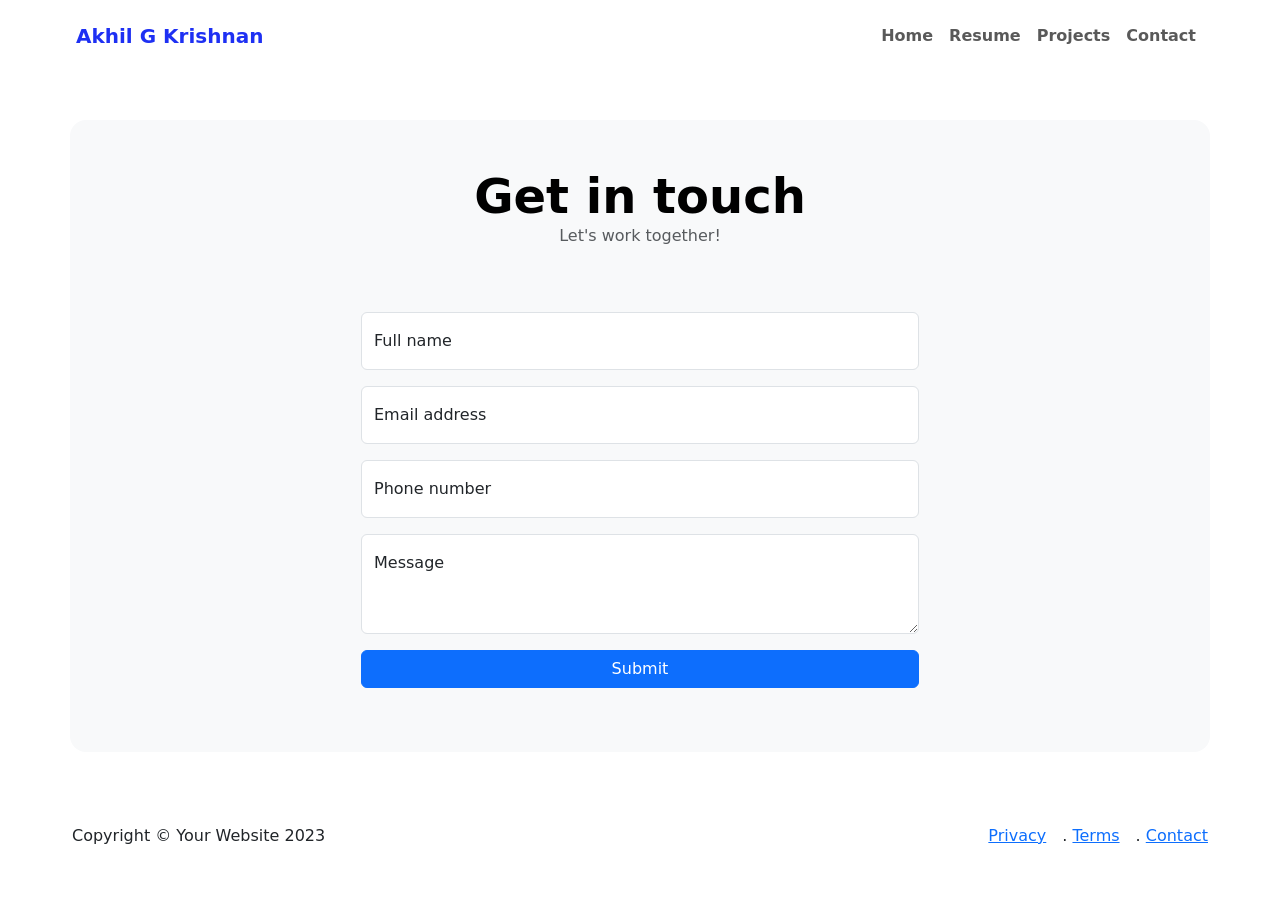
<file: contact.html>
<!DOCTYPE html>
<html lang="en">

<head>
    <meta charset="UTF-8">
    <meta name="viewport" content="width=device-width, initial-scale=1.0">
    <title>Contact</title>
    <link href="https://cdn.jsdelivr.net/npm/bootstrap@5.3.3/dist/css/bootstrap.min.css" rel="stylesheet"
        integrity="sha384-QWTKZyjpPEjISv5WaRU9OFeRpok6YctnYmDr5pNlyT2bRjXh0JMhjY6hW+ALEwIH" crossorigin="anonymous">
    <script src="https://cdn.jsdelivr.net/npm/bootstrap@5.3.3/dist/js/bootstrap.bundle.min.js"
        integrity="sha384-YvpcrYf0tY3lHB60NNkmXc5s9fDVZLESaAA55NDzOxhy9GkcIdslK1eN7N6jIeHz"
        crossorigin="anonymous"></script>
    <link rel="stylesheet" href="https://cdn.jsdelivr.net/npm/bootstrap-icons@1.11.3/font/bootstrap-icons.min.css">
    <link rel="icon" type="image/x-icon" href="/images/1711695723453-modified.png">
    <style>
        .gradient {
            background: rgb(224, 31, 130);
            background: linear-gradient(260deg, rgba(224, 31, 130, 1) 0%, rgba(128, 38, 185, 1) 51%, rgba(33, 48, 242, 1) 100%);
        }

        .text-gradient {
            background: #121FCF;
            background: linear-gradient(to right, #121FCF 0%, #CF1512 100%);
            -webkit-background-clip: text;
            -webkit-text-fill-color: transparent;

        }

        .ms-6 {
            margin-left: 8rem;

        }

        .display-8 {
            font-size: 1.1rem;

        }

        .text-pink {
            color: #E21E80;
        }

        .text-blue {
            color: #1E30F3;
        }
    </style>
</head>

<body>
    <header>
        <nav class="navbar navbar-expand-lg bg-white p-3 mb-5">
            <div class="container-fluid">
                <a class="navbar-brand ms-5 text-blue fw-semibold" href="#">Akhil G Krishnan</a>
                <button class="navbar-toggler" type="button" data-bs-toggle="collapse" data-bs-target="#navbarNav"
                    aria-controls="navbarNav" aria-expanded="false" aria-label="Toggle navigation">
                    <span class="navbar-toggler-icon"></span>
                </button>
                <div class="collapse navbar-collapse " id="navbarNav">
                    <ul class="navbar-nav ms-auto me-5 fw-semibold">
                        <li class="nav-item">
                            <a class="nav-link" aria-current="page" href="./index.html">Home</a>
                        </li>
                        <li class="nav-item">
                            <a class="nav-link" href="./resume.html">Resume</a>
                        </li>
                        <li class="nav-item">
                            <a class="nav-link" href="./projects.html">Projects</a>
                        </li>
                        <li class="nav-item">
                            <a class="nav-link" href="./contact.html">Contact</a>
                        </li>
                    </ul>
                </div>
            </div>
        </nav>
    </header>

    <section>
        <div class="container bg-light rounded-4 pb-5">
            <div class="row">
                <div class="col-lg-12 col-md-12 col-sm-12 col-12 mt-5 text-center">
                    <h1 class="display-5 fw-semibold text-black pb-lg-5 " style="height: 2rem;">Get in touch</h1>
                    <p class=" display-7  text-muted pb-5">Let's work together!</p>

                    <div class="form-floating mb-3 col-lg-6 col-10 mx-auto">
                        <input type="text" class="form-control" id="floatingInput" placeholder="Full name">
                        <label for="floatingInput">Full name</label>
                    </div>

                    <div class="form-floating mb-3 col-lg-6 col-10 mx-auto">
                        <input type="email" class="form-control" id="floatingInput" placeholder="name@example.com">
                        <label for="floatingInput">Email address</label>
                    </div>

                    <div class="form-floating mb-3 col-lg-6 col-10 mx-auto">
                        <input type="text" class="form-control" id="floatingInput" placeholder="Phone number">
                        <label for="floatingInput">Phone number</label>
                    </div>
                    <div class="form-floating mb-3 col-lg-6 col-10 mx-auto">
                        <textarea class="form-control" placeholder="Leave a comment here" id="floatingTextarea2"
                            style="height: 100px"></textarea>
                        <label for="floatingTextarea2">Message</label>
                    </div>
                    <div class="d-grid gap-2 mb-3 col-lg-6 col-10 mx-auto">
                        <button class="btn btn-primary" type="submit">Submit</button>
                    </div>
                </div>
            </div>
        </div>



    </section>



    <!-- Footer section -->
    <footer>
        <div class="container-fluid rounded-4bg-white pt-5">
            <div class="row">
                <div class="col-lg-6 col-md-4 col-sm-2 p-4 ">
                    <p class="ms-5 my-auto">Copyright © Your Website 2023</p>
                </div>
                <div class="col-lg-6 col-md- col-sm-6 text-lg-end p-4 text-center ">
                    <span><a href="#" class="me-3">Privacy</a></span>.
                    <span><a href="#" class="me-3">Terms</a></span>.
                    <span><a href="#" class="me-5">Contact</a></span>

                </div>
            </div>

        </div>



    </footer>
    <!-- Footer section end -->

</body>

</html>
</file>
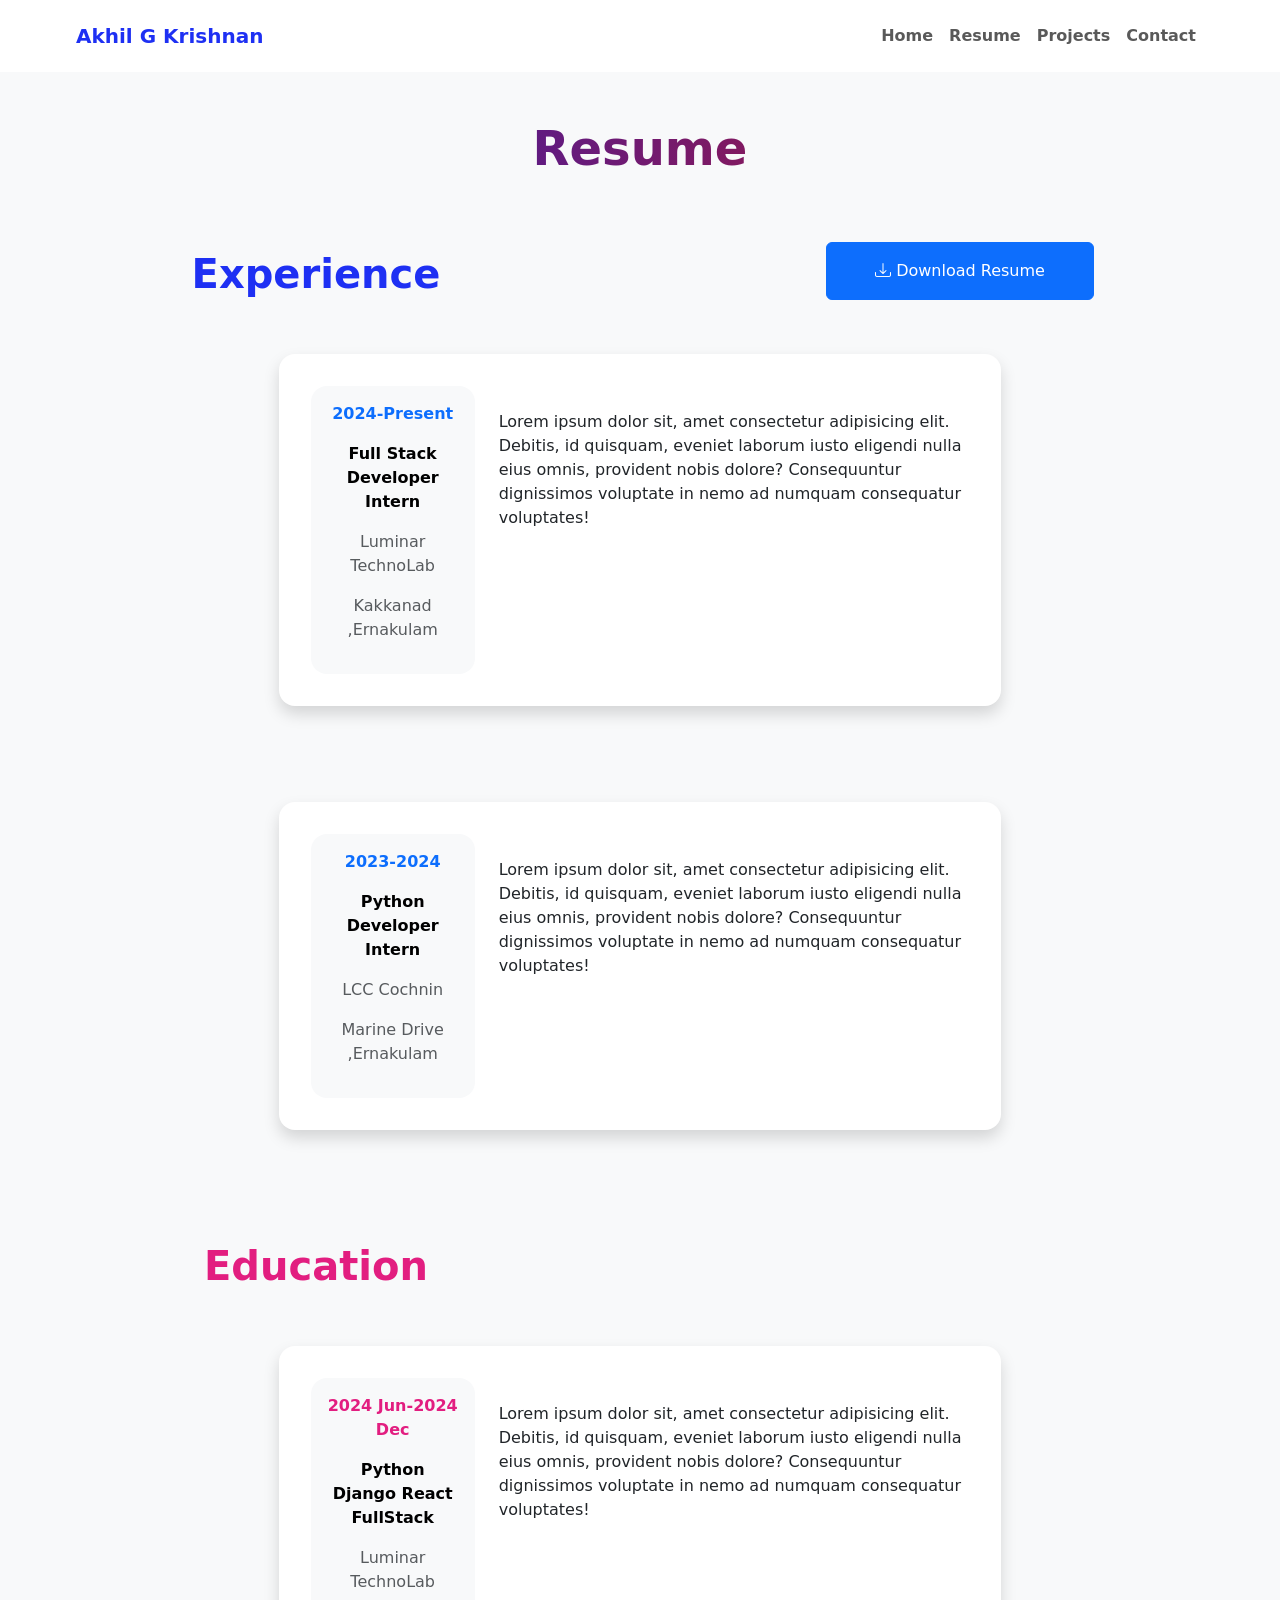
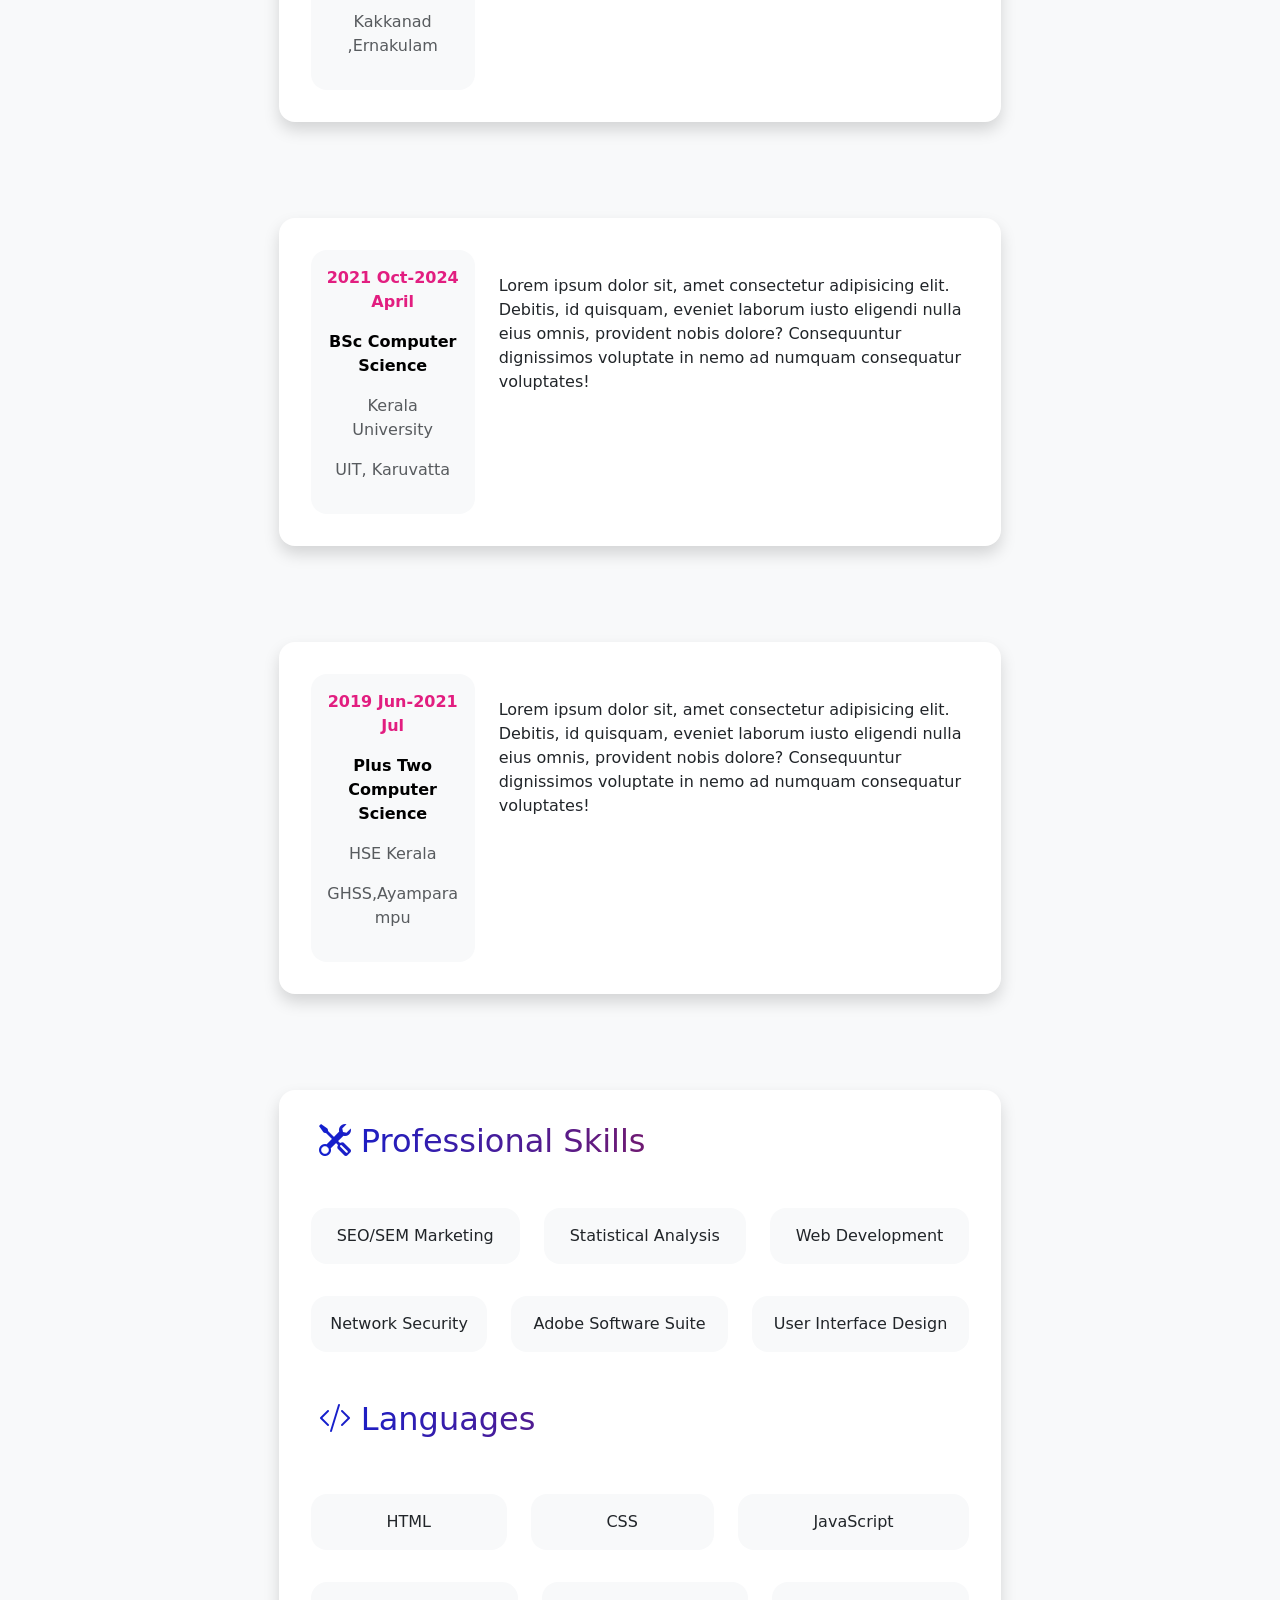
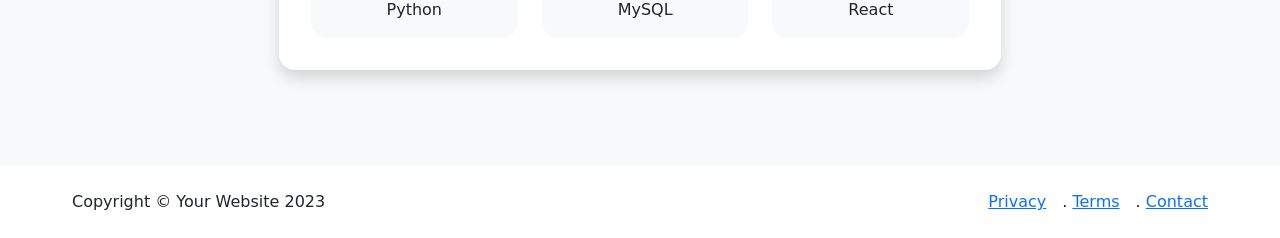
<file: resume.html>
<!DOCTYPE html>
<html lang="en">

<head>
    <meta charset="UTF-8">
    <meta name="viewport" content="width=device-width, initial-scale=1.0">
    <title>Resume</title>
    <link href="https://cdn.jsdelivr.net/npm/bootstrap@5.3.3/dist/css/bootstrap.min.css" rel="stylesheet"
        integrity="sha384-QWTKZyjpPEjISv5WaRU9OFeRpok6YctnYmDr5pNlyT2bRjXh0JMhjY6hW+ALEwIH" crossorigin="anonymous">
    <script src="https://cdn.jsdelivr.net/npm/bootstrap@5.3.3/dist/js/bootstrap.bundle.min.js"
        integrity="sha384-YvpcrYf0tY3lHB60NNkmXc5s9fDVZLESaAA55NDzOxhy9GkcIdslK1eN7N6jIeHz"
        crossorigin="anonymous"></script>
    <link rel="stylesheet" href="https://cdn.jsdelivr.net/npm/bootstrap-icons@1.11.3/font/bootstrap-icons.min.css">
    <link rel="icon" type="image/x-icon" href="/images/1711695723453-modified.png">
    <style>
        .gradient {
            background: rgb(73, 95, 210);
            background: linear-gradient(90deg, rgba(73, 95, 210, 1) 0%, rgba(9, 9, 121, 1) 51%, rgba(255, 0, 159, 1) 100%);
        }

        .text-gradient {
            background: #121FCF;
            background: linear-gradient(to right, #121FCF 0%, #CF1512 100%);
            -webkit-background-clip: text;
            -webkit-text-fill-color: transparent;

        }

        .ms-6 {
            margin-left: 8rem;

        }

        .display-7 {
            font-size: 1.5rem;

        }

        .text-pink {
            color: #E21E80;
        }

        .text-blue {
            color: #1E30F3;
        }
    </style>
</head>

<body>
    <header>
        <nav class="navbar navbar-expand-lg bg-white p-3">
            <div class="container-fluid">
                <a class="navbar-brand ms-5 text-blue fw-semibold" href="#">Akhil G Krishnan</a>
                <button class="navbar-toggler" type="button" data-bs-toggle="collapse" data-bs-target="#navbarNav"
                    aria-controls="navbarNav" aria-expanded="false" aria-label="Toggle navigation">
                    <span class="navbar-toggler-icon"></span>
                </button>
                <div class="collapse navbar-collapse " id="navbarNav">
                    <ul class="navbar-nav ms-auto me-5 fw-semibold">
                        <li class="nav-item">
                            <a class="nav-link" aria-current="page" href="./index.html">Home</a>
                        </li>
                        <li class="nav-item">
                            <a class="nav-link" href="./resume.html">Resume</a>
                        </li>
                        <li class="nav-item">
                            <a class="nav-link" href="./projects.html">Projects</a>
                        </li>
                        <li class="nav-item">
                            <a class="nav-link" href="./contact.html">Contact</a>
                        </li>
                    </ul>
                </div>
            </div>
        </nav>
    </header>

    <section>
        <div class="container-fluid bg-light">
            <div class="row">
                <div class="col-lg-12 col-md-12 col-sm-12 col-12 mt-5 text-center">
                    <h1 class="display-5 fw-semibold text-gradient pb-5">Resume</h1>
                </div>
                <div class="col-lg-6 col-md-6 col-sm-6 col-6 text-center mb-3 ps-1">
                    <div class=" p-3 mb-3 ms-0">
                        <h1 class="display-6 fw-semibold text-blue">Experience</h1>
                    </div>
                </div>
                <div class="col-lg-6 col-md-6 col-sm-6 col-6 text-center mb-3 pt-0 pt-lg-2">
                    <a class="btn btn-primary display-5" href="./My Resume.pdf" download="Resume.pdf"
                        style="--bs-btn-padding-y: 1rem; --bs-btn-padding-x: 3rem; --bs-btn-font-size: 1rem;"><i
                            class="bi bi-download"></i> Download Resume</a>
                </div>

                <div
                    class="col-lg-7 col-md-10 col-sm-10 col-10 text-center d-flex justify-content-center align-items-start mx-auto mb-5">
                    <div class="card shadow p-3 mb-5 rounded-4 bg-white border border-0"
                        style="width: 100%; max-width: 65rem;">
                        <div class="card-body d-flex flex-column flex-md-row align-items-start">
                            <div class="card bg-light border border-0 rounded-4 mb-3 mb-md-0 mx-auto"
                                style="width: 100%; max-width: 15rem;">
                                <div class="card-body">
                                    <p class="text-primary fw-semibold">2024-Present</p>
                                    <p class="text-primary fw-semibold"><span class="text-black">Full Stack Developer
                                            Intern</span></p>
                                    <p class="text-muted">Luminar TechnoLab</p>
                                    <p class="text-muted">Kakkanad ,Ernakulam</p>
                                </div>
                            </div>
                            <div class="flex-grow-1 ms-md-4 mt-4">
                                <p class="text-start">Lorem ipsum dolor sit, amet consectetur adipisicing elit. Debitis,
                                    id quisquam, eveniet laborum iusto eligendi nulla eius omnis, provident nobis
                                    dolore? Consequuntur dignissimos voluptate in nemo ad numquam consequatur
                                    voluptates!</p>
                            </div>
                        </div>
                    </div>
                </div>

                <div
                    class="col-lg-7 col-md-10 col-sm-10 col-10 text-center d-flex justify-content-center align-items-start mx-auto mb-5">
                    <div class="card shadow p-3 mb-5 rounded-4 bg-white border border-0"
                        style="width: 100%; max-width: 65rem;">
                        <div class="card-body d-flex flex-column flex-md-row align-items-start">
                            <div class="card bg-light border border-0 rounded-4 mb-3 mb-md-0 mx-auto"
                                style="width: 100%; max-width: 15rem;">
                                <div class="card-body">
                                    <p class="text-primary fw-semibold">2023-2024</p>
                                    <p class="text-primary fw-semibold"><span class="text-black">Python Developer
                                            Intern</span></p>
                                    <p class="text-muted">LCC Cochnin</p>
                                    <p class="text-muted">Marine Drive ,Ernakulam</p>
                                </div>
                            </div>
                            <div class="flex-grow-1 ms-md-4 mt-4">
                                <p class="text-start">Lorem ipsum dolor sit, amet consectetur adipisicing elit. Debitis,
                                    id quisquam, eveniet laborum iusto eligendi nulla eius omnis, provident nobis
                                    dolore? Consequuntur dignissimos voluptate in nemo ad numquam consequatur
                                    voluptates!</p>
                            </div>
                        </div>
                    </div>
                </div>

                <!-- Education start -->

                <div class="col-lg-6 col-md-6 col-sm-6 col-6 text-center mb-3 ps-1">
                    <div class=" p-3 mb-3 ms-0">
                        <h1 class="display-6 fw-semibold text-pink">Education</h1>
                    </div>
                </div>
                <div
                    class="col-lg-7 col-md-10 col-sm-10 col-10 text-center d-flex justify-content-center align-items-start mx-auto mb-5">
                    <div class="card shadow p-3 mb-5 rounded-4 bg-white border border-0"
                        style="width: 100%; max-width: 65rem;">
                        <div class="card-body d-flex flex-column flex-md-row align-items-start">
                            <div class="card bg-light border border-0 rounded-4 mb-3 mb-md-0 mx-auto"
                                style="width: 100%; max-width: 15rem;">
                                <div class="card-body">
                                    <p class="text-pink fw-semibold">2024 Jun-2024 Dec</p>
                                    <p class="text-primary fw-semibold"><span class="text-black">Python Django React
                                            FullStack</span></p>
                                    <p class="text-muted">Luminar TechnoLab</p>
                                    <p class="text-muted">Kakkanad ,Ernakulam</p>
                                </div>
                            </div>
                            <div class="flex-grow-1 ms-md-4 mt-4">
                                <p class="text-start">Lorem ipsum dolor sit, amet consectetur adipisicing elit. Debitis,
                                    id quisquam, eveniet laborum iusto eligendi nulla eius omnis, provident nobis
                                    dolore? Consequuntur dignissimos voluptate in nemo ad numquam consequatur
                                    voluptates!</p>
                            </div>
                        </div>
                    </div>
                </div>
                <div
                    class="col-lg-7 col-md-10 col-sm-10 col-10 text-center d-flex justify-content-center align-items-start mx-auto mb-5">
                    <div class="card shadow p-3 mb-5 rounded-4 bg-white border border-0"
                        style="width: 100%; max-width: 65rem;">
                        <div class="card-body d-flex flex-column flex-md-row align-items-start">
                            <div class="card bg-light border border-0 rounded-4 mb-3 mb-md-0 mx-auto"
                                style="width: 100%; max-width: 15rem;">
                                <div class="card-body">
                                    <p class="text-pink fw-semibold">2021 Oct-2024 April</p>
                                    <p class="text-primary fw-semibold"><span class="text-black">BSc Computer
                                            Science</span></p>
                                    <p class="text-muted">Kerala University</p>
                                    <p class="text-muted">UIT, Karuvatta</p>
                                </div>
                            </div>
                            <div class="flex-grow-1 ms-md-4 mt-4">
                                <p class="text-start">Lorem ipsum dolor sit, amet consectetur adipisicing elit. Debitis,
                                    id quisquam, eveniet laborum iusto eligendi nulla eius omnis, provident nobis
                                    dolore? Consequuntur dignissimos voluptate in nemo ad numquam consequatur
                                    voluptates!</p>
                            </div>
                        </div>
                    </div>
                </div>
                <div
                    class="col-lg-7 col-md-10 col-sm-10 col-10 text-center d-flex justify-content-center align-items-start mx-auto mb-5">
                    <div class="card shadow p-3 mb-5 rounded-4 bg-white border border-0"
                        style="width: 100%; max-width: 65rem;">
                        <div class="card-body d-flex flex-column flex-md-row align-items-start">
                            <div class="card bg-light border border-0 rounded-4 mb-3 mb-md-0 mx-auto"
                                style="width: 100%; max-width: 15rem;">
                                <div class="card-body">
                                    <p class="text-pink fw-semibold">2019 Jun-2021 Jul</p>
                                    <p class="text-primary fw-semibold"><span class="text-black">Plus Two Computer
                                            Science</span></p>
                                    <p class="text-muted">HSE Kerala</p>
                                    <p class="text-muted">GHSS,Ayamparampu</p>
                                </div>
                            </div>
                            <div class="flex-grow-1 ms-md-4 mt-4">
                                <p class="text-start">Lorem ipsum dolor sit, amet consectetur adipisicing elit. Debitis,
                                    id quisquam, eveniet laborum iusto eligendi nulla eius omnis, provident nobis
                                    dolore? Consequuntur dignissimos voluptate in nemo ad numquam consequatur
                                    voluptates!</p>
                            </div>
                        </div>
                    </div>
                </div>

                <!-- Education end -->

                <!-- Skills & Languages -->
                <div class="col-lg-7 col-md-10 col-sm-10 col-10 text-center mx-auto mb-5">
                    <div class="card shadow p-3 mb-5 rounded-4 bg-white border border-0"
                        style="width: 100%; max-width: 65rem;">
                        <div class="card-body d-flex flex-column align-items-start">
                            <h2 class="text-gradient col-12 text-start ms-2 mb-3 "><i class="bi bi-tools"></i>
                                Professional Skills</h2>
                            <div
                                class="col-lg-12 col-md-12 col-12 d-flex flex-lg-row flex-md-row flex-column mt-3 justify-content-center ">
                                <div class="card-body bg-light rounded-4 mt-3 me-lg-4 me-md-4 ">
                                    <p class="my-auto">SEO/SEM Marketing</p>
                                </div>
                                <div class="card-body bg-light rounded-4 mt-3 me-lg-4 me-md-4">
                                    <p class="my-auto">Statistical Analysis</p>
                                </div>
                                <div class="card-body bg-light rounded-4 mt-3">
                                    <p class="my-auto">Web Development</p>
                                </div>

                            </div>

                            <div
                                class="col-lg-12 col-md-12 col-12 d-flex flex-lg-row flex-md-row flex-column mt-lg-3 justify-content-center ">
                                <div class="card-body bg-light rounded-4 mt-3 me-lg-4 me-md-4 col-lg-3">
                                    <p class="my-auto">Network Security</p>
                                </div>
                                <div class="card-body bg-light rounded-4 mt-3 me-lg-4 me-md-4">
                                    <p class="my-auto">Adobe Software Suite
                                    </p>
                                </div>
                                <div class="card-body bg-light rounded-4 mt-3">
                                    <p class="my-auto">User Interface Design</p>
                                </div>

                            </div>
                        </div>
                        <div class="card-body d-flex flex-column align-items-start">
                            <h2 class="text-gradient col-12 text-start ms-2 mb-3 mt-3 pb-2  "><i
                                    class=" bi bi-code-slash"></i>
                                Languages</h2>
                            <div
                                class="col-lg-12 col-md-12 col-12 d-flex flex-lg-row flex-md-row flex-column mt-3 justify-content-center ">
                                <div class="card-body bg-light rounded-4 mt-3 me-lg-4 me-md-4 ">
                                    <p class="my-auto">HTML</p>
                                </div>
                                <div class="card-body bg-light rounded-4 mt-3 me-lg-4 me-md-4">
                                    <p class="my-auto">CSS</p>
                                </div>
                                <div class="card-body bg-light rounded-4 mt-3">
                                    <p class="my-auto">JavaScript</p>
                                </div>

                            </div>

                            <div
                                class="col-lg-12 col-md-12 col-12 d-flex flex-lg-row flex-md-row flex-column mt-lg-3 justify-content-center ">
                                <div class="card-body bg-light rounded-4 mt-3 me-lg-4 me-md-4">
                                    <p class="my-auto">Python</p>
                                </div>
                                <div class="card-body bg-light rounded-4 mt-3 me-lg-4 me-md-4">
                                    <p class="my-auto">MySQL
                                    </p>
                                </div>
                                <div class="card-body bg-light rounded-4 mt-3">
                                    <p class="my-auto">React</p>
                                </div>

                            </div>
                        </div>
                    </div>
                </div>

                <!-- Skills & Languages end -->

            </div>
        </div>
    </section>
    <!-- Footer section -->
    <footer>
        <div class="container-fluid bg-white">
            <div class="row">
                <div class="col-lg-6 col-md-4 col-sm-2 p-4 ">
                    <p class="ms-5 my-auto">Copyright © Your Website 2023</p>
                </div>
                <div class="col-lg-6 col-md- col-sm-6 text-lg-end p-4 text-center ">
                    <span><a href="#" class="me-3">Privacy</a></span>.
                    <span><a href="#" class="me-3">Terms</a></span>.
                    <span><a href="#" class="me-5">Contact</a></span>

                </div>
            </div>

        </div>



    </footer>
    <!-- Footer section end -->

</body>

</html>
</file>
